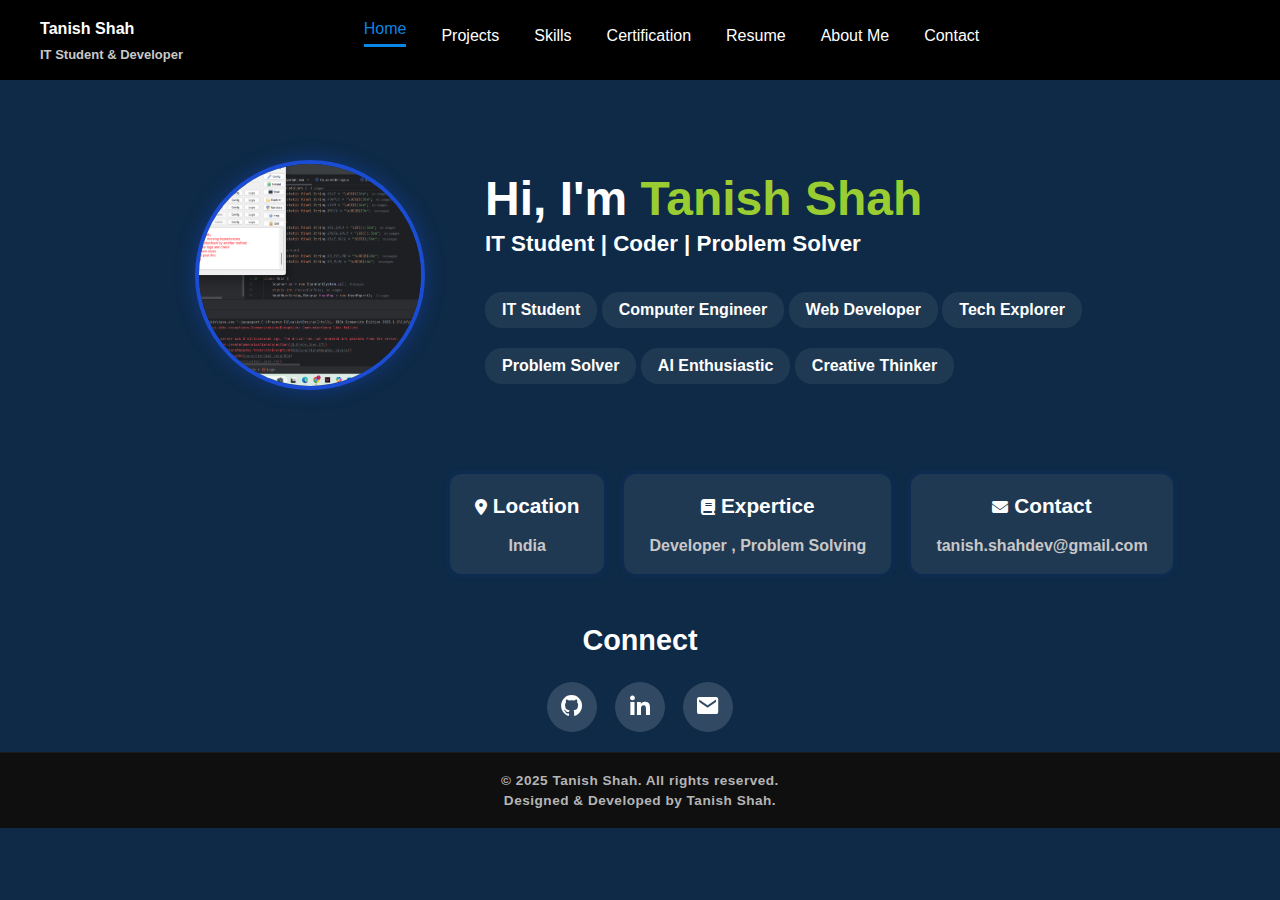
<file: index.html>
<!DOCTYPE html>
<html lang="en">
<head>
  <meta charset="UTF-8">
  <meta name="viewport" content="width=device-width, initial-scale=1.0">
  <title>Portfolio</title>
  <link rel="stylesheet" href="style.css">
    <link rel="stylesheet" href="https://cdnjs.cloudflare.com/ajax/libs/font-awesome/6.4.0/css/all.min.css">
    <link href="https://unpkg.com/boxicons@2.1.4/css/boxicons.min.css" rel="stylesheet">

</head>
<body>

  <nav class="navbar">
    <div class="logo">
        <h6>Tanish Shah</h6>
        <p>IT Student & Developer</p>
    </div>

    <ul class="nav-links">
      <li><a href="index.html" class="nav-link active">Home</a></li>
      <li><a href="projects.html" class="nav-link">Projects</a></li>
      <li><a href="skills.html" class="nav-link">Skills</a></li>
      <li><a href="certification.html" class="nav-link">Certification</a></li>
      <li><a href="resume.html" class="nav-link">Resume</a></li>
      <li><a href="about.html" class="nav-link">About Me</a></li>
      <li><a href="contact.html" class="nav-link">Contact</a></li>
    </ul>

    <div class="right"></div>
  </nav>

  <section class="hero" id="home">
  <div class="hero-content">

    <!-- Left: Image -->
    <div class="hero-img">
      <img src="photo.png" alt="Profile Photo">
    </div>

    <!-- Right: Text -->
    <div class="hero-text">
      <h1 class="hero-name">Hi, I'm <span>Tanish Shah</span></h1>
      <!-- Flashy Animated Line -->
      <div class="flash-line"><h2 class="hero-role">IT Student | Coder | Problem Solver</h2></div>

      <div class = "buttons">
        <li>IT Student</li>
        <li>Computer Engineer</li>
        <li>Web Developer</li>
        <li>Tech Explorer</li>
        <li>Problem Solver</li>
        <li>AI Enthusiastic</li>
        <li>Creative Thinker</li>
      </div>

    </div>
  </div>
</section>

    <div class="hero-box">
            <!-- <div class="location"><i class="fa-solid fa-location-dot"></i> Location
            <p>Ahmedabad,Gujarat,India</p></div>
            <div class="expertice"> <i class="fa-solid fa-book"></i> Expertice
                <p>Developer , Problem Solving</p>
            </div>
            <div class="mail"> <i class="fa-solid fa-envelopes-bulk"></i> Contact
                <p>tanishshah1808@gmail.com</p>
            </div> -->
            <li><i class="fa-solid fa-location-dot"></i> Location
                <p>India</p></li>
            <li> <i class="fa-solid fa-book"></i> Expertice
                <p>Developer , Problem Solving</p>
            </li>
            <li> <i class="fa-solid fa-envelope"></i> Contact
                <p>tanish.shahdev@gmail.com</p>
            </li>
        </div>

        <p id="connect">Connect</p>
        <div class="social-icons">
        <a href="https://github.com/Tanish1808" target="_blank"><i class='bx bxl-github'></i></a>
        <a href="https://www.linkedin.com/in/tanish-shah-703489349/" target="_blank"><i class='bx bxl-linkedin'></i></a>
        <a href="https://mail.google.com/mail/?view=cm&fs=1&to=tanish.shahdev@gmail.com"target="_blank"><i class='bx bxs-envelope'></i></a>
        </div>
        <div class="footer">
          <p>© 2025 Tanish Shah. All rights reserved.</p>
          <span>Designed & Developed by Tanish Shah.</span>
        </div>

        <button id="backToTop" aria-label="Back to top">
          ↑
        </button>

  <script src="script.js"></script>
</body>
</html>
</file>
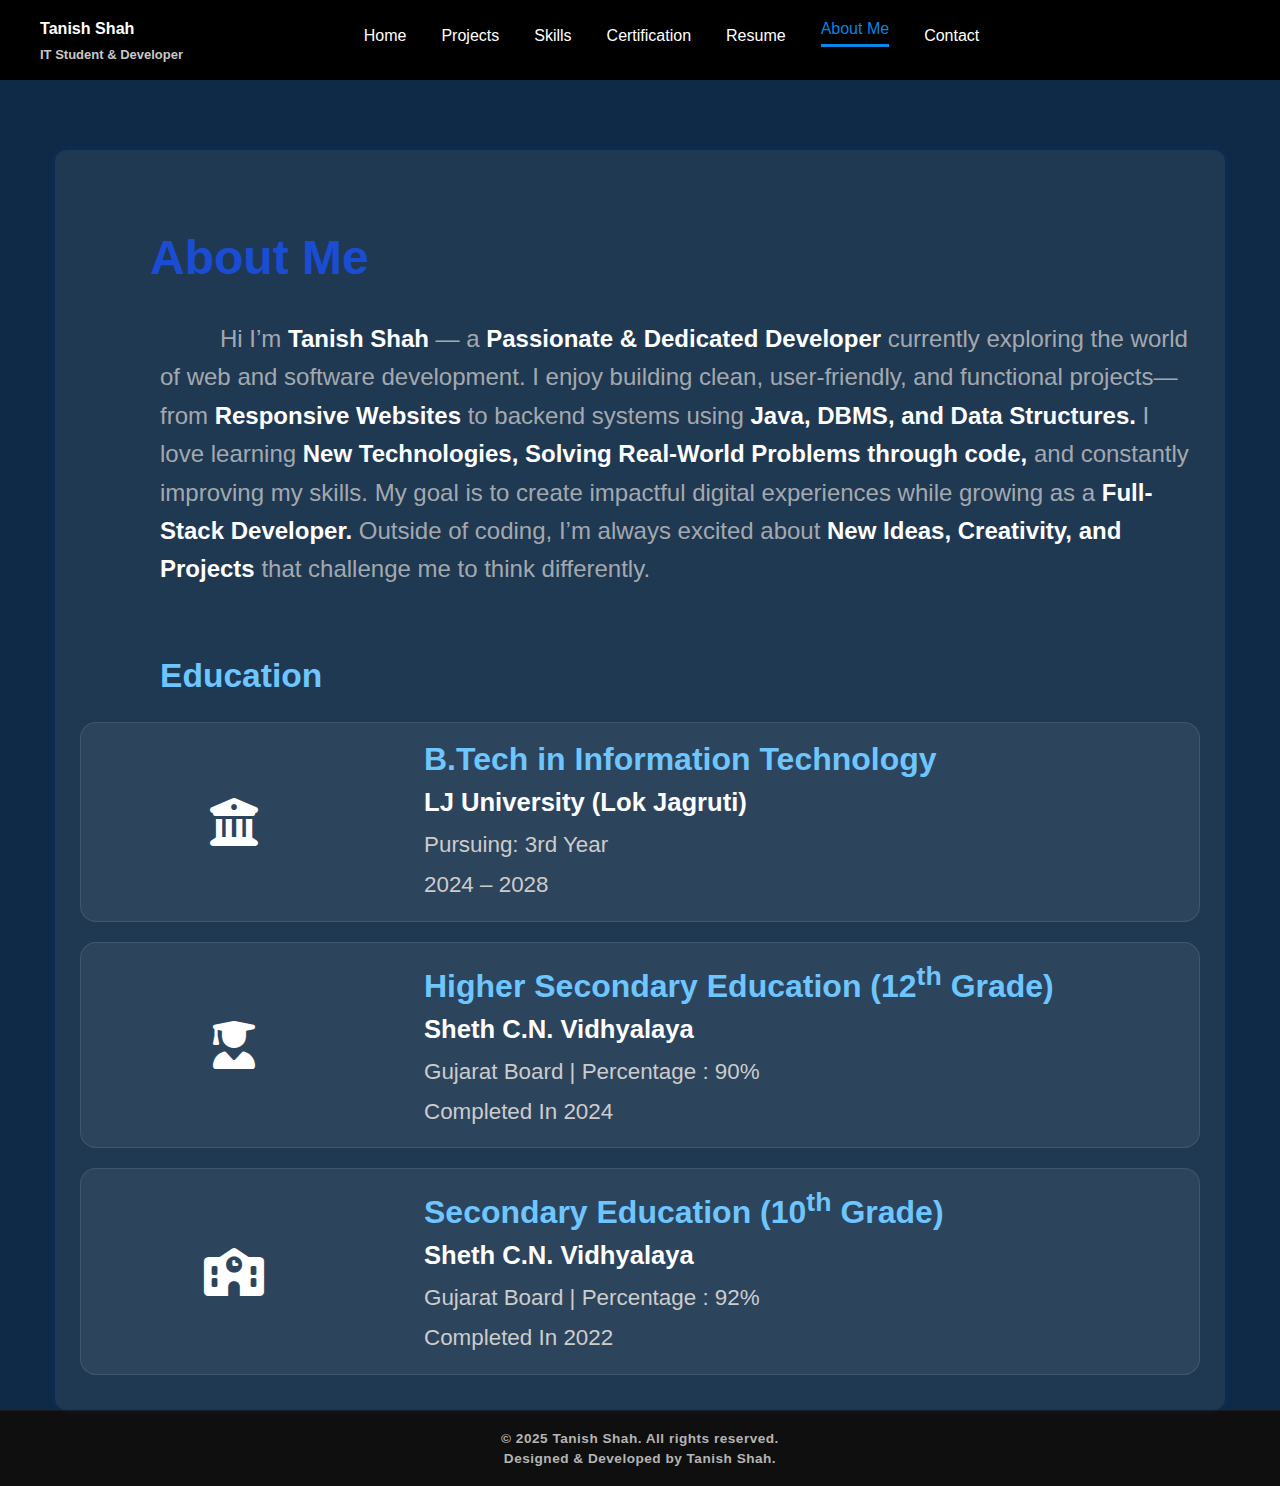
<file: about.html>
<!DOCTYPE html>
<html lang="en">
<head>
    <meta charset="UTF-8">
    <meta name="viewport" content="width=device-width, initial-scale=1.0">
    <title>Document</title>
    <link rel="stylesheet" href="style.css">
    <link rel="stylesheet" href="about.css">
    <link rel="stylesheet" href="https://cdnjs.cloudflare.com/ajax/libs/font-awesome/6.4.0/css/all.min.css">
    <link href="https://unpkg.com/boxicons@2.1.4/css/boxicons.min.css" rel="stylesheet">
</head>
<body>
    <nav class="navbar">
    <div class="logo">
        <h6>Tanish Shah</h6>
        <p>IT Student & Developer</p>
    </div>

    <ul class="nav-links">
      <li><a href="index.html" class="nav-link active">Home</a></li>
      <li><a href="projects.html" class="nav-link">Projects</a></li>
      <li><a href="skills.html" class="nav-link">Skills</a></li>
      <li><a href="certification.html" class="nav-link">Certification</a></li>
      <li><a href="resume.html" class="nav-link">Resume</a></li>
      <li><a href="about.html" class="nav-link">About Me</a></li>
      <li><a href="contact.html" class="nav-link">Contact</a></li>
    </ul>

    <div class="right"></div>
  </nav>
      <div class="about-me"><h2>About Me</h2>
        <p>Hi I’m <span>Tanish Shah</span> ― a <span>Passionate & Dedicated Developer</span> currently exploring the world of web and software development. 
          I enjoy building clean, user-friendly, and functional projects—from <span>Responsive Websites</span> to 
          backend systems using <span>Java, DBMS, and Data Structures.</span> I love learning 
          <span>New Technologies, Solving Real-World Problems through code,</span> and constantly improving my skills. My goal is to create impactful 
          digital experiences while growing as a <span>Full-Stack Developer.</span> Outside of coding, I’m always excited about 
          <span>New Ideas, Creativity, and Projects</span> that challenge me to think differently.</p>

          <h5>Education</h5>
                <!-- <div class="education">
                  <p class="icon"><i class="fa-solid fa-university"></i></p>
                  <p class="course">B.Tech in Information Technology<p>
                  <p class="uni">LJ University (Lok Jagruti)<p>
                  <p>3rd Year (Persuing)<p>
                  <p>2024-2028</p>
                </div> -->

                <div class="edu-card">
    <div class="edu-logo">
        <i class="fa-solid fa-university"></i>
    </div>

    <div class="edu-info">
        <div class="college">
          <h3 class="course">B.Tech in Information Technology</h3>
        <p class="university">LJ University (Lok Jagruti)</p>
        <p class="year">Pursuing: 3rd Year</p>
        <p class="duration">2024 – 2028</p>
        </div>
    </div>
    </div>
    <div class="edu-card">
      <div class="edu-logo">
        <i class="fa-solid fa-user-graduate"></i>
    </div>
    <div class="edu-info">
          <h3 class="course">Higher Secondary Education (12<sup>th</sup> Grade)</h3>
        <p class="university">Sheth C.N. Vidhyalaya</p>
        <p class="year">Gujarat Board | Percentage : 90%</p>
        <p class="duration">Completed In 2024</p>
        </div>
        </div>

        <div class="edu-card">
      <div class="edu-logo">
        <i class="fa-solid fa-school"></i>
    </div>
    <div class="edu-info">
          <h3 class="course">Secondary Education (10<sup>th</sup> Grade)</h3>
        <p class="university">Sheth C.N. Vidhyalaya</p>
        <p class="year">Gujarat Board | Percentage : 92%</p>
        <p class="duration">Completed In 2022</p>
        </div>
        </div>
</div>

      </div>

      <div class="footer">
          <p>© 2025 Tanish Shah. All rights reserved.</p>
          <span>Designed & Developed by Tanish Shah.</span>
        </div>

        <button id="backToTop" aria-label="Back to top">
          ↑
        </button>
    <script src="script.js"></script>
</body>
</html>
</file>
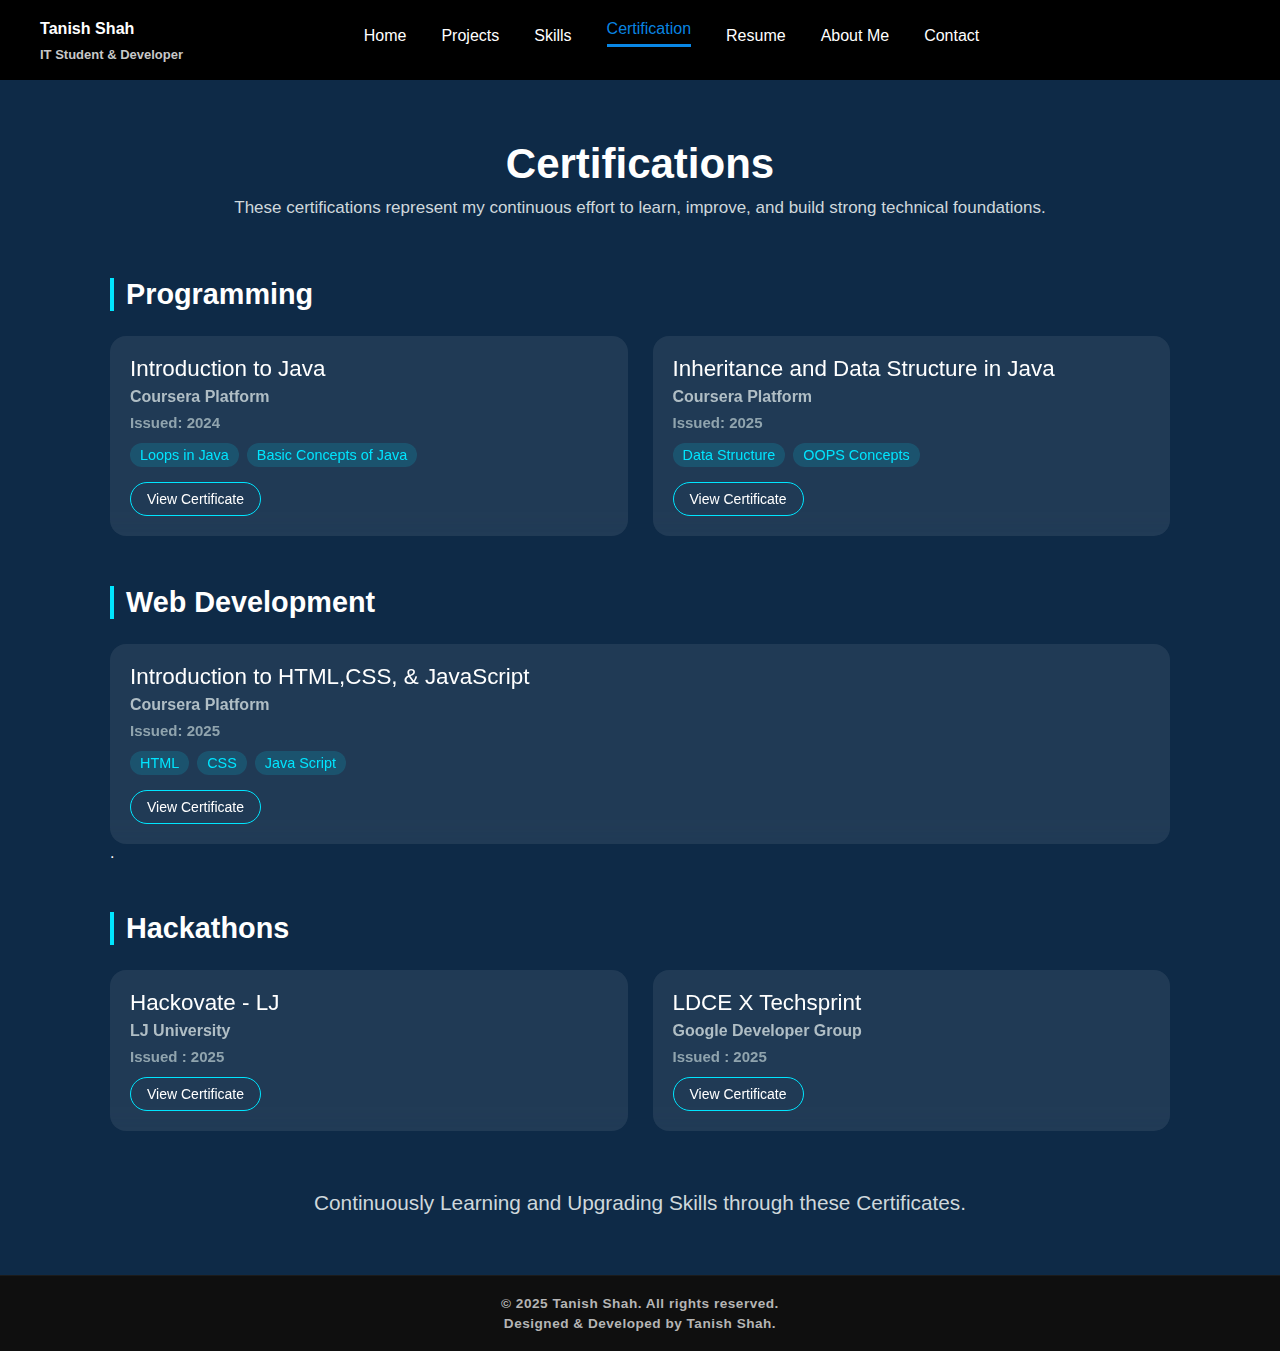
<file: certification.html>
<!DOCTYPE html>
<html lang="en">
<head>
    <meta charset="UTF-8">
    <meta name="viewport" content="width=device-width, initial-scale=1.0">
    <title>Document</title>
    <link rel="stylesheet" href="style.css">
    <link rel="stylesheet" href="certification.css">
    <link rel="stylesheet" href="https://cdnjs.cloudflare.com/ajax/libs/font-awesome/6.4.0/css/all.min.css">
    <link href="https://unpkg.com/boxicons@2.1.4/css/boxicons.min.css" rel="stylesheet">
</head>
<body>
    <nav class="navbar">
    <div class="logo">
        <h6>Tanish Shah</h6>
        <p>IT Student & Developer</p>
    </div>

    <ul class="nav-links">
      <li><a href="index.html" class="nav-link active">Home</a></li>
      <li><a href="projects.html" class="nav-link">Projects</a></li>
      <li><a href="skills.html" class="nav-link">Skills</a></li>
      <li><a href="certification.html" class="nav-link">Certification</a></li>
      <li><a href="resume.html" class="nav-link">Resume</a></li>
      <li><a href="about.html" class="nav-link">About Me</a></li>
      <li><a href="contact.html" class="nav-link">Contact</a></li>
    </ul>

        <div class="right"></div>
  </nav>

    <div class="container">

    <!-- Page Header -->
    <div class="page-header">
      <h1>Certifications</h1>
      <p>These certifications represent my continuous effort to learn, improve, and build strong technical foundations.</p>
    </div>

    <!-- Programming -->
    <div class="category">
      <h2>Programming</h2>
      <div class="cert-grid">

        <div class="cert-card">
          <h3>Introduction to Java</h3>
          <div class="issuer">Coursera Platform</div>
          <div class="date">Issued: 2024</div>
          <div class="tags">
            <span class="tag">Loops in Java</span>
            <span class="tag">Basic Concepts of Java</span>
          </div>
          <a href="assets/Coursera Introduction To Java Certificate.pdf" class="view-btn" target="_blank">View Certificate</a>
        </div>

            <div class="cert-card">
          <h3>Inheritance and Data Structure in Java</h3>
          <div class="issuer">Coursera Platform</div>
          <div class="date">Issued: 2025</div>
          <div class="tags">
            <span class="tag">Data Structure</span>
            <span class="tag">OOPS Concepts</span>
          </div>
          <a href="assets/Inheritance and Data Structure in Java.pdf" class="view-btn" target="_blank">View Certificate</a>
        </div>
      </div>
    </div>

    <!-- Web Development -->
    <div class="category">
      <h2>Web Development</h2>
      <div class="cert-grid">

        <div class="cert-card">
          <h3>Introduction to HTML,CSS, & JavaScript</h3>
          <div class="issuer">Coursera Platform</div>
          <div class="date">Issued: 2025</div>
          <div class="tags">
            <span class="tag">HTML</span>
            <span class="tag">CSS</span>
            <span class="tag">Java Script</span>
          </div>
          <a href="assets/Introduction to HTML, CSS, & JavaScript.pdf" class="view-btn" target="_blank">View Certificate</a>
        </div>
      </div>.
    </div>

    <!-- Hackathons -->
    <div class="category">
      <h2>Hackathons</h2>
      <div class="cert-grid">
        <div class="cert-card">
          <h3>Hackovate - LJ</h3>
          <div class="issuer">LJ University</div>
          <div class="date">Issued : 2025</div>
          <a href="#" class="view-btn" target="_blank">View Certificate</a>
        </div>

        <div class="cert-card">
          <h3>LDCE X Techsprint</h3>
          <div class="issuer">Google Developer Group</div>
          <div class="date">Issued : 2025</div>
          <a href="assets/LDCE X TechSprint_Participation.pdf" class="view-btn" target="_blank">View Certificate</a>
        </div>
      </div>
    </div>

    <!-- Footer -->
    <div class="footer-note">
      Continuously Learning and Upgrading Skills through these Certificates.
    </div>

  </div>  


    <footer class="footer">
          <p>© 2025 Tanish Shah. All rights reserved.</p>
          <span>Designed & Developed by Tanish Shah.</span>
    </footer>

        <button id="backToTop" aria-label="Back to top">
          ↑
        </button>

    <script src="script.js"></script>
</body>
</html>
</file>
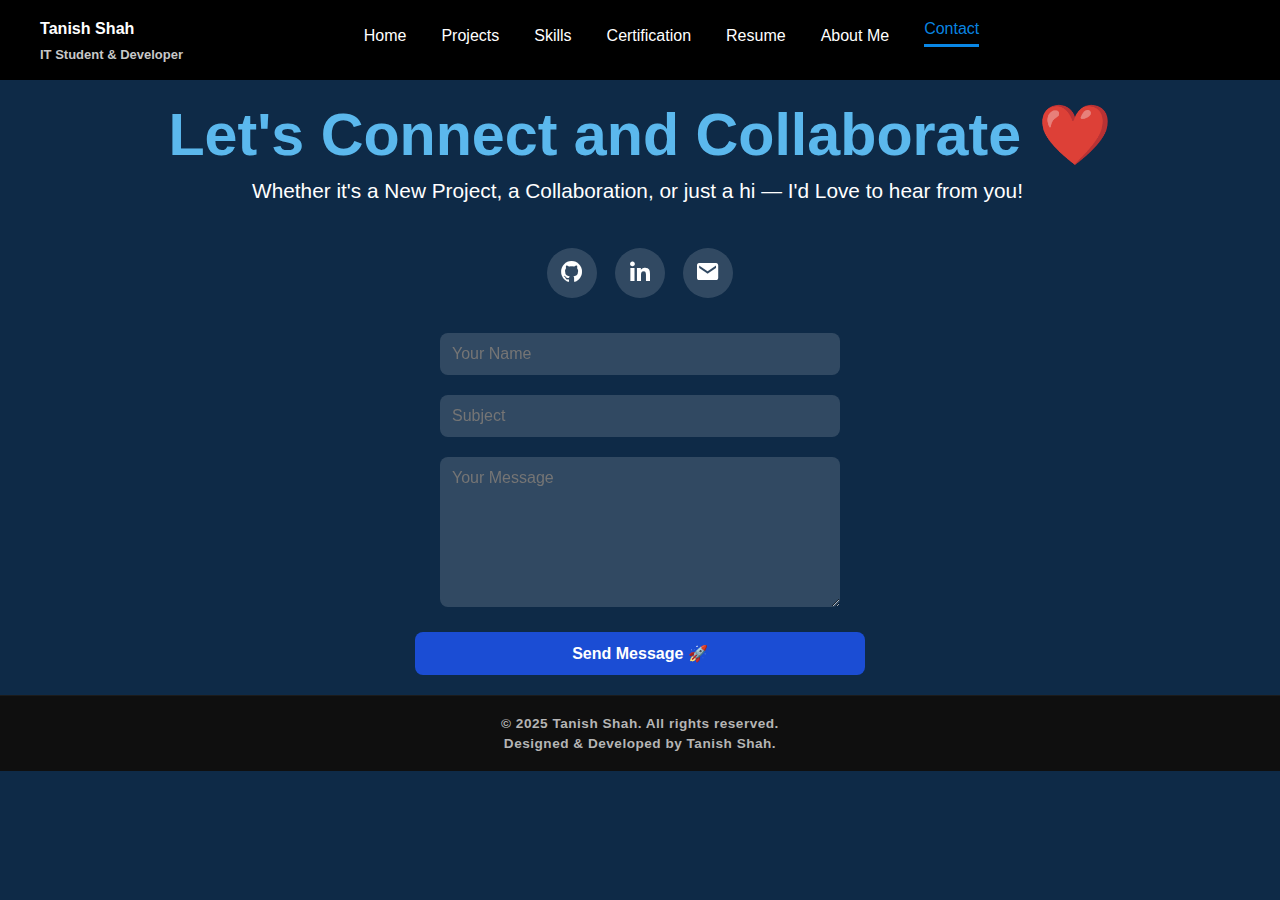
<file: contact.html>
<!DOCTYPE html>
<html lang="en">
<head>
    <meta charset="UTF-8">
    <meta name="viewport" content="width=device-width, initial-scale=1.0">
    <title>Document</title>
    <link rel="stylesheet" href="style.css">
    <link rel="stylesheet" href="contact.css">
    <link rel="stylesheet" href="https://cdnjs.cloudflare.com/ajax/libs/font-awesome/6.4.0/css/all.min.css">
    <link href="https://unpkg.com/boxicons@2.1.4/css/boxicons.min.css" rel="stylesheet">
</head>
<body>
    <nav class="navbar">
    <div class="logo">
        <h6>Tanish Shah</h6>
        <p>IT Student & Developer</p>
    </div>

    <ul class="nav-links">
      <li><a href="index.html" class="nav-link active">Home</a></li>
      <li><a href="projects.html" class="nav-link">Projects</a></li>
      <li><a href="skills.html" class="nav-link">Skills</a></li>
      <li><a href="certification.html" class="nav-link">Certification</a></li>
      <li><a href="resume.html" class="nav-link">Resume</a></li>
      <li><a href="about.html" class="nav-link">About Me</a></li>
      <li><a href="contact.html" class="nav-link">Contact</a></li>
    </ul>

    <div class="right"></div>

  </nav>
    <h2>Let's Connect and Collaborate ❤️</h2>
    <p class="greetings">Whether it's a New Project, a Collaboration, or just a hi ― I'd Love to hear from you!</p>

    <div class="social-icons">
        <a href="https://github.com/Tanish1808" target="_blank"><i class='bx bxl-github'></i></a>
        <a href="https://www.linkedin.com/in/tanish-shah-703489349/" target="_blank"><i class='bx bxl-linkedin'></i></a>
        <a href="https://mail.google.com/mail/?view=cm&fs=1&to=tanishshah1808@gmail.com"target="_blank"><i class='bx bxs-envelope'></i></a>
</div>

    <div class="contact">
        <input type="text" name="name" id="name" placeholder="Your Name">
        <input type="text" name="subject" id="subject" placeholder="Subject">
        <textarea name="message" id="message" cols="10" rows="7" placeholder="Your Message"></textarea>
        <button type="submit">Send Message 🚀</button>
    </div>

    <div class="footer">
          <p>© 2025 Tanish Shah. All rights reserved.</p>
          <span>Designed & Developed by Tanish Shah.</span>
        </div>

        <button id="backToTop" aria-label="Back to top">
          ↑
        </button>
    <script src="script.js"></script>
</body>
</html>
</file>
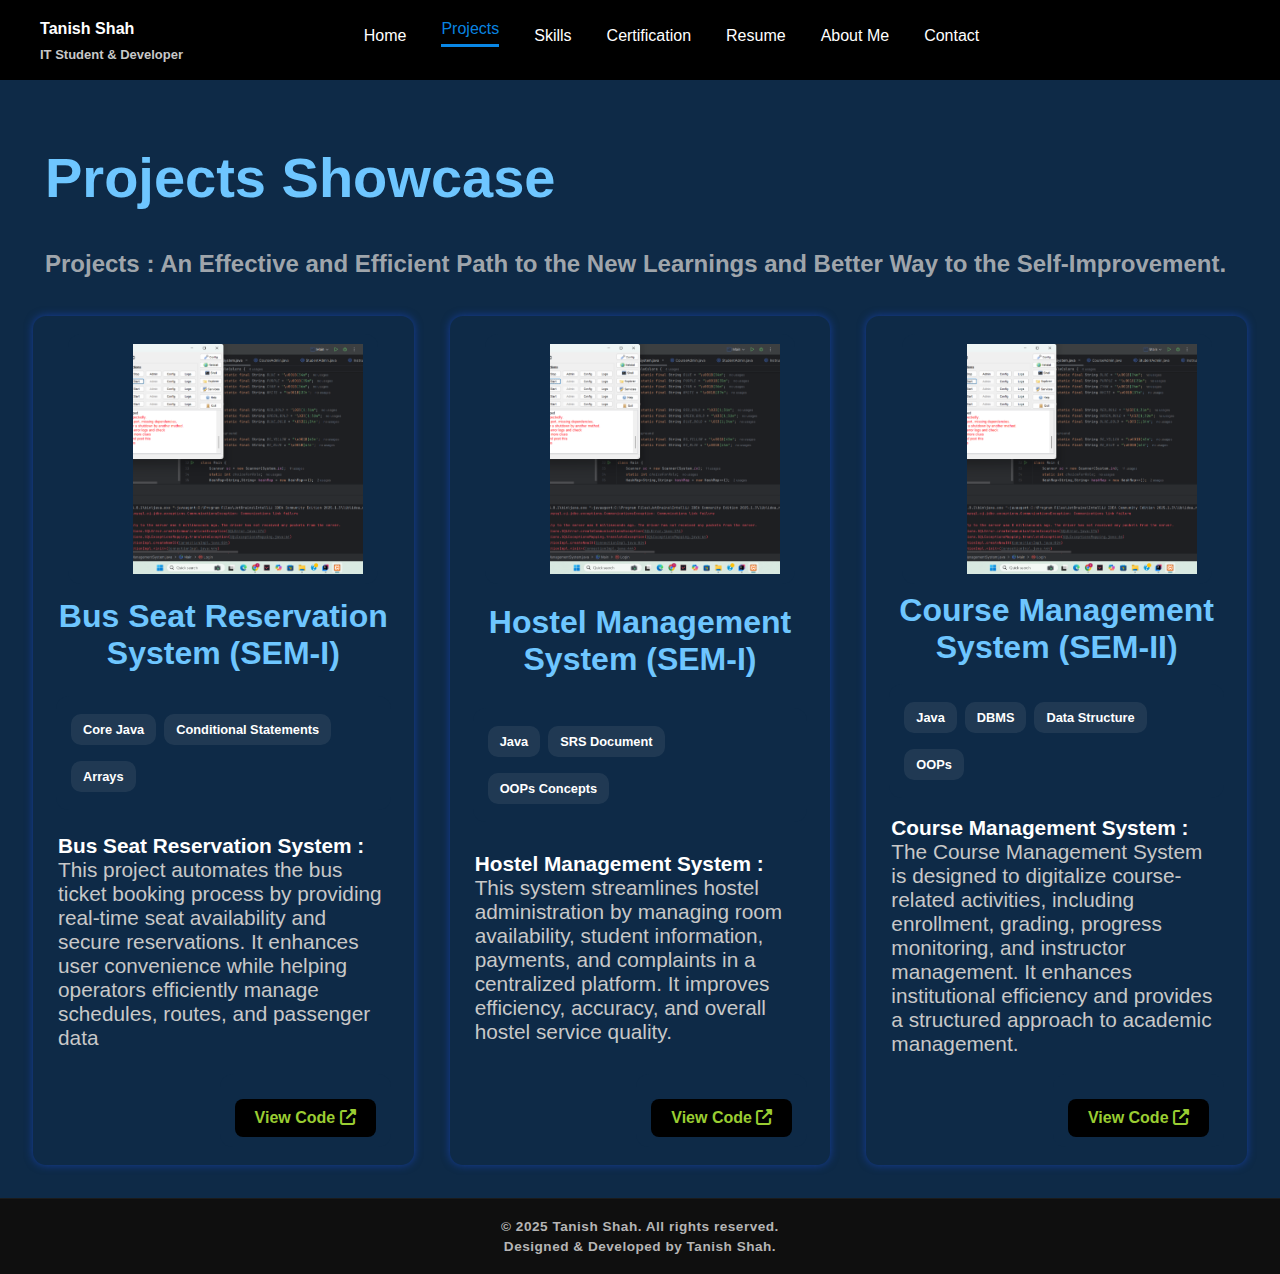
<file: projects.html>
<!DOCTYPE html>
<html lang="en">
<head>
    <meta charset="UTF-8">
    <meta name="viewport" content="width=device-width, initial-scale=1.0">
    <title>Document</title>
    <link rel="stylesheet" href="style.css">
    <link rel="stylesheet" href="projects.css">
    <link rel="stylesheet" href="https://cdnjs.cloudflare.com/ajax/libs/font-awesome/6.4.0/css/all.min.css">
    <link href="https://unpkg.com/boxicons@2.1.4/css/boxicons.min.css" rel="stylesheet">
</head>
<body>
    <nav class="navbar">
    <div class="logo">
        <h6>Tanish Shah</h6>
        <p>IT Student & Developer</p>
    </div>

    <ul class="nav-links">
      <li><a href="index.html" class="nav-link active">Home</a></li>
      <li><a href="projects.html" class="nav-link">Projects</a></li>
      <li><a href="skills.html" class="nav-link">Skills</a></li>
      <li><a href="certification.html" class="nav-link">Certification</a></li>
      <li><a href="resume.html" class="nav-link">Resume</a></li>
      <li><a href="about.html" class="nav-link">About Me</a></li>
      <li><a href="contact.html" class="nav-link">Contact</a></li>
    </ul>

    <div class="right"></div>
  </nav>
          <h2 class="main">Projects Showcase</h2>
        <p class="speech">Projects : An Effective and Efficient Path to the New Learnings and Better Way to the Self-Improvement.</p>
      <div class="projects-card">
          <div class="project">
            <div class="project-logo">
        <img src="photo.png" alt="Bus Seat Reservation System Logo">
    </div>
          <h3>Bus Seat Reservation System (SEM-I)</h3>
          <div class="skills"><li>Core Java</li><li>Conditional Statements</li><li>Arrays</li></div>
          <p>
            <span>Bus Seat Reservation System : </span>This project automates the bus ticket booking process by providing real-time seat availability and secure reservations. 
            It enhances user convenience while helping operators efficiently manage schedules, routes, and passenger data
          </p>
          <div class="btn"><a href="https://github.com/Tanish1808/Bus_Management_System/blob/main/src/BusSeatReservationSystem.java" target="_blank">View Code <i class="fas fa-external-link-alt"></i>
</a></div>
        </div>

        <div class="project">
          <div class="project-logo">
        <img src="photo.png" alt="Hostel Management System Logo">
    </div>
          <h3>Hostel Management System (SEM-I)</h3>
          <div class="skills"><li>Java</li><li>SRS Document</li> <li>OOPs Concepts</li></div>
          <p><span>Hostel Management System : </span>This system streamlines hostel administration by managing room availability, 
            student information, payments, and complaints in a centralized platform. 
            It improves efficiency, accuracy, and overall hostel service quality.</p>
            <div class="btn"><a href="https://github.com/Tanish1808/Hostel_Management_System/blob/main/src/HostelManagementSystem.java" target="_blank">View Code <i class="fas fa-external-link-alt"></i>
</a></div>
        </div>

        <div class="project">
          <div class="project-logo">
            <img src="photo.png" alt="Course Management System Logo">
    </div>
          <h3>Course Management System (SEM-II)</h3>
          <div class="skills"><li>Java</li><li>DBMS</li><li>Data Structure</li><li>OOPs</li></div>
          <p><span>Course Management System : </span>The Course Management System is designed to digitalize course-related 
            activities, including enrollment, grading, progress 
            monitoring, and instructor management. It enhances institutional efficiency and provides a structured approach 
            to academic management.</p>
            <div class="btn"><a href="https://github.com/Tanish1808/Course_Management_System/tree/main/src" target="_blank">View Code <i class="fas fa-external-link-alt"></i>
</a></div>
        </div>
      </div>

      <div class="footer">
          <p>© 2025 Tanish Shah. All rights reserved.</p>
          <span>Designed & Developed by Tanish Shah.</span>
        </div>

        <button id="backToTop" aria-label="Back to top">
          ↑
        </button>
      <script src="script.js"></script>
</body>
</html>
</file>
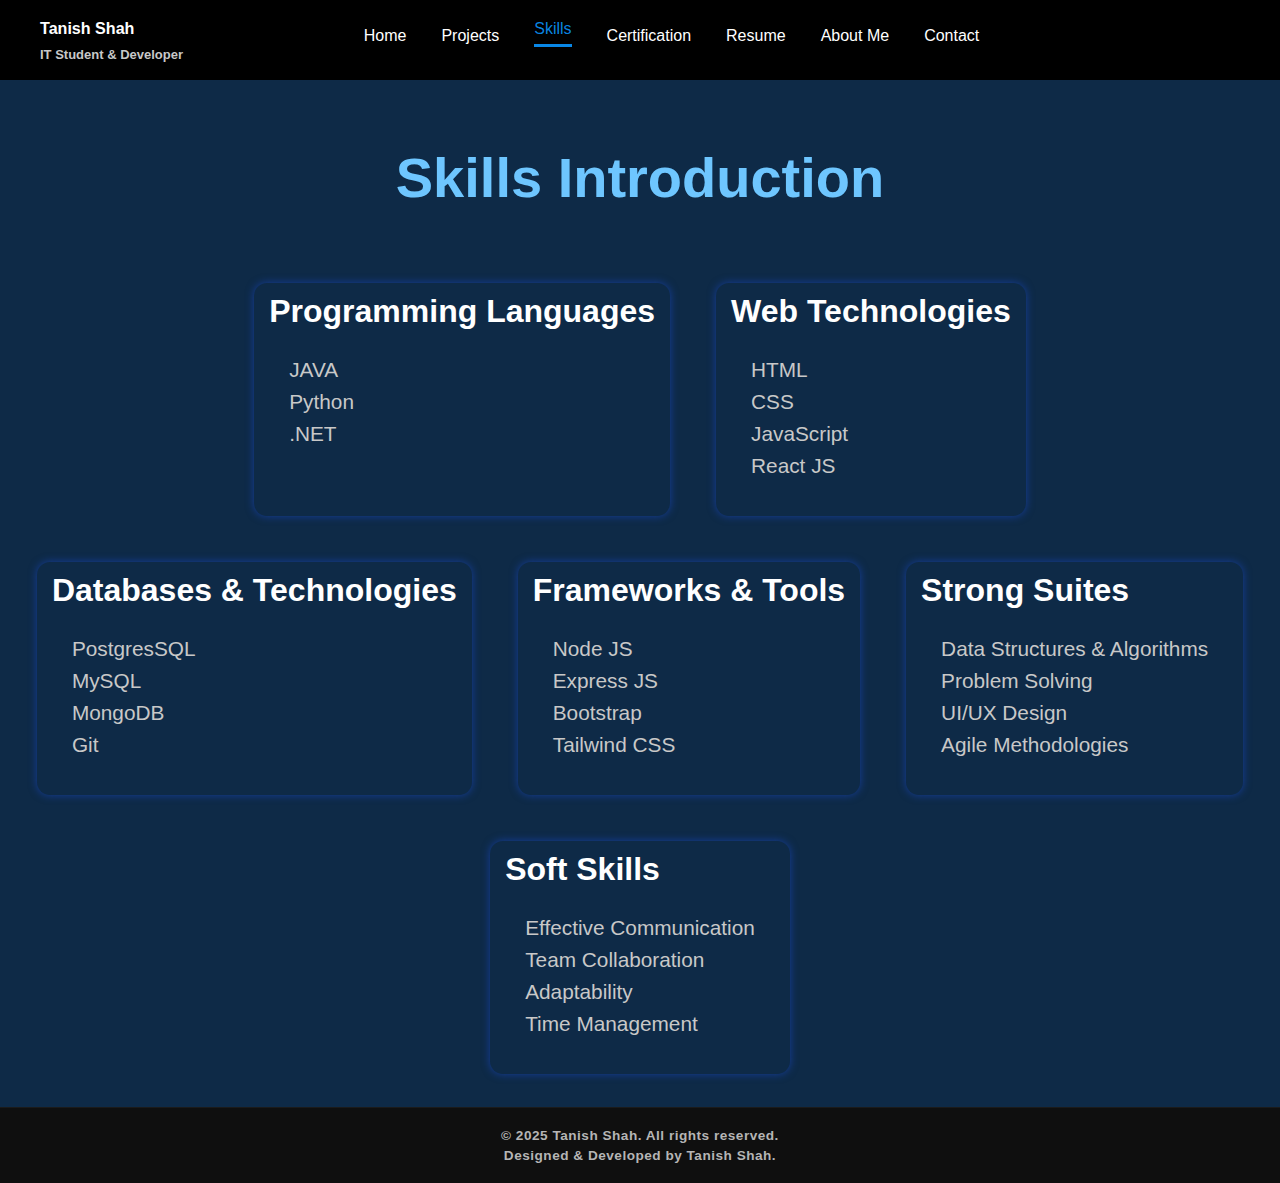
<file: skills.html>
<!DOCTYPE html>
<html lang="en">
<head>
    <meta charset="UTF-8">
    <meta name="viewport" content="width=device-width, initial-scale=1.0">
    <title>Document</title>
    <link rel="stylesheet" href="style.css">
    <link rel="stylesheet" href="skills.css">
    <link rel="stylesheet" href="https://cdnjs.cloudflare.com/ajax/libs/font-awesome/6.4.0/css/all.min.css">
    <link href="https://unpkg.com/boxicons@2.1.4/css/boxicons.min.css" rel="stylesheet">
</head>
<body>
    <nav class="navbar">
    <div class="logo">
        <h6>Tanish Shah</h6>
        <p>IT Student & Developer</p>
    </div>

    <ul class="nav-links">
      <li><a href="index.html" class="nav-link active">Home</a></li>
      <li><a href="projects.html" class="nav-link">Projects</a></li>
      <li><a href="skills.html" class="nav-link">Skills</a></li>
      <li><a href="certification.html" class="nav-link">Certification</a></li>      
      <li><a href="resume.html" class="nav-link">Resume</a></li>
      <li><a href="about.html" class="nav-link">About Me</a></li>
      <li><a href="contact.html" class="nav-link">Contact</a></li>
    </ul>

    <div class="right"></div>
  </nav>
   <h3 class="main">Skills Introduction</h3>
     <div class="skills-card">
      <div class="lan">
        <h2>Programming Languages</h2>
        <ul>
          <li>JAVA</li>
          <li>Python</li>
          <li>.NET</li>
        </ul>
      </div>  

      <div class="web">
        <h2>Web Technologies</h2>
        <ul>
          <li>HTML</li>
          <li>CSS</li>
          <li>JavaScript</li>
          <li>React JS</li>
        </ul>
      </div>

      <div class="db">
        <h2>Databases & Technologies</h2>
        <ul>
          <li>PostgresSQL</li>
          <li>MySQL</li>
          <li>MongoDB</li>
          <li>Git</li>
        </ul>
      </div>

      <div class="tools">
        <h2>Frameworks & Tools</h2>
        <ul>
          <li>Node JS</li>
          <li>Express JS</li>
          <li>Bootstrap</li>
          <li>Tailwind CSS</li>
        </ul>
      </div>

      <div class="others">
          <h2>Strong Suites</h2>
          <ul>
            <li>Data Structures & Algorithms</li>
            <li>Problem Solving</li>
            <li>UI/UX Design</li>
            <li>Agile Methodologies</li>
          </ul>
      </div>

      <div class="softskills">
        <h2>Soft Skills</h2>
        <ul>
          <li>Effective Communication</li>
          <li>Team Collaboration</li>
          <li>Adaptability</li>
          <li>Time Management</li>
        </ul>
      </div>
     </div>

     <div class="footer">
          <p>© 2025 Tanish Shah. All rights reserved.</p>
          <span>Designed & Developed by Tanish Shah.</span>
        </div>

        <button id="backToTop" aria-label="Back to top">
          ↑
        </button>
      <script src="script.js"></script>
</body>
</html>
</file>
<file: style.css>
*{
    margin: 0;
    padding: 0;
    box-sizing: border-box;
    font-family: 'Poppins', sans-serif;
}

/* Navbar Container */
.navbar {
  display: flex;
  justify-content: space-between;
  align-items: center;
  height: 80px;
  padding: 0 40px;
  background: black; /* Blue navbar */
}

.logo p{
    font-size: 13px;
    margin-top: 9px;
    color: rgb(200, 200, 200);
}

/* Logo */
.logo {
  font-size: 1.5rem;
  font-weight: 700;
  color: #ffffff;
}

/* Links Align Center */
.nav-links {
  display: flex;
  gap: 35px;
  list-style: none;
  margin: 0;
  padding: 0;
}

/* Links */
.nav-link {
  display: inline-block;
  text-decoration: none;
  color: #ffffff;
  padding-bottom: 6px; /* spacing above underline */
  border-bottom: 3px solid transparent;
  font-size: 1rem;
  font-weight: 500;
  transition: 0.3s ease;
}

/* Hover Effect */
.nav-link:hover {
  color: #6EC6FF;
}

/* Active / Selected Link */
/* .nav-link.active {
  color: rgb(10, 150, 255,0.9);
  border-bottom: 3px solid rgb(10, 150, 255,0.9);
  box-shadow: 0 0 18px rgba(27, 77, 212, 0.5);
  transform: translateY(-7px);
  
} */

/* Right Section (for balance) */
.right {
  width: 80px;
}

body{
    background-color: #0E2A47;
    color: white;
}

.hero-section{
    display: flex;
    flex-direction: column;
    justify-content: center;
    align-items: center;
    height: 90vh;
    text-align: center;
}

.photo{
    border-radius: 50%;
    width: 200px;
    height: 200px;
    background-size : cover;
    margin-bottom: 20px;   
}
 

/* HERO SECTION */
.hero {
  padding: 80px;
  display: flex;
  justify-content: center;
  align-items: center;
  height: fit-content;
}

.hero-content {
  display: flex;
  align-items: center;
  gap: 60px;
  flex-wrap: wrap;
}

/* Profile Image */
.hero-img img {
  width: 230px;
  height: 230px;
  object-fit: cover;
  border-radius: 50%;
  border: 4px solid #1B4DD4;
  box-shadow: 0px 0px 20px rgba(27, 77, 212, 0.4);
}

/* Text Area */
.hero-text {
  max-width: 600px;
}

.greeting {
  font-size: 1.2rem;
  opacity: 0.9;
  margin-bottom: 5px;
}

.hero-name {
  font-size: 3rem;
  font-weight: 700;
  margin: 0;
}

.hero-name span {
  color: yellowgreen;
}

.hero-role {
  font-size: 1.4rem;
  margin: 5px 0 15px 0;
}

.hero-skills {
  font-size: 1rem;
  opacity: 0.85;
  margin-bottom: 20px;
}

/* Flashy Moving Line */
.flash-line {
 font-size: 32px;
  font-weight: 700;
  white-space: nowrap;
  overflow: hidden;
  animation-name: typing;
  animation-duration: 4s;
  animation-timing-function: steps(90);
  animation-iteration-count: infinite;
}

@keyframes typing {
  from { width: 0; }
  to { width: 100%; }
}

@keyframes blink {
  50% { border-color: transparent; }
}


/* Info Card */
.hero-card {
  background: rgba(255, 255, 255, 0.15);
  border: 1px solid rgba(255, 255, 255, 0.2);
  padding: 15px 20px;
  border-radius: 16px;
  backdrop-filter: blur(10px);
  -webkit-backdrop-filter: blur(10px);
  width: 100%;
  max-width: 400px;
  color: white;
  line-height: 1.5;
}

.buttons li{
    display: inline-block;
    padding: 9px 17px;
    margin-top: 20px;
    margin-right: 0px;
    background: rgb(200, 200, 200,0.1);
    color: #ffffff;
    text-decoration: none;
    border-radius: 17px;
    font-weight: 600;
    transition: background 0.3s ease;
}


/* 3 Rounded Boxes Container */
.hero-box{
  display: inline-flex;
  gap: 20px;
  /* margin-bottom: 15px; */
  flex-wrap: wrap;
  /* margin: 20px; */
  margin-left: 450px;
  height: 100px;
}

.hero-box li{
  list-style: none;
  background: rgb(200, 200, 200,0.1);
  color: white;
  padding: 15px 25px;
  border-radius: 12px;
  text-align: center;
  box-shadow: 0 0 8px rgba(27, 77, 212, 0.2);
  display: inline-block;
  justify-content: center;
  font-size: 1.3rem;
  font-weight: 600;
  padding-top: 20px;
  gap: 20px;
}

/* Icon Inside Box */
.hero-box i {
  font-size: 1rem;
  margin-bottom: 5px;
}

/* Text */
.hero-box p {
  margin: 0;
  font-size: 1rem;
  font-weight: 500;
  margin-top: 17px;
  text-align: center;
  color: rgb(200, 200, 200);
  font-weight: 600;
  gap: 20px;
}

/* Hover Effect */
.hero-box li:hover {
  transform: translateY(-5px);
  box-shadow: 0 0 12px rgba(27, 77, 212, 0.4);
}

/* .hero-socials{
    margin-top: 30px;
    display: inline-flex;
    flex-wrap: wrap;
    gap: 20px;
    margin-left: 610px;
} */

#connect{
    margin-top: 50px;
    font-size: 1.8rem;
    text-align: center;
    color: white;
    font-weight: 600;
}

/* .hero-socials a{
    color: white;
    font-size: 2rem;
    transition: color 0.3s ease;
    display: inline-block;
    margin: 0 15px;
} */

/* Center the icons */
.social-icons {
  display: flex;
  justify-content: center;   /* <-- Centers horizontally */
  gap: 18px;
  margin-top: 25px;
  width: 100%;
  margin-bottom: 20px;
}

/* Glassmorphism icon button */
.social-icons a {
  width: 50px;
  height: 50px;

  display: flex;
  align-items: center;
  justify-content: center;

  background: rgba(255, 255, 255, 0.15);
  border-radius: 50%;
  border: none;      /* <-- No border normally */

  backdrop-filter: blur(12px);
  -webkit-backdrop-filter: blur(12px);

  transition: 0.3s ease;
  text-decoration: none;
}

/* Icon look */
.social-icons i {
  font-size: 1.6rem;
  color: white;
  transition: 0.3s ease;
}

/* Hover: border + glow */
.social-icons a:hover {
  transform: translateY(-6px);
  border: 2px solid #1B4DD4;       /* <-- Border only on hover */
  box-shadow: 0 0 18px rgba(27, 77, 212, 0.5);
  border: 2px solid #000;
}

/* Hover: change icon color */
.social-icons a:hover i {
  color: yellowgreen;
}

.navbar a.active {
  color: rgb(10, 150, 255,0.9);
  border-bottom: 3px solid rgb(10, 150, 255,0.9);
  transform: translateY(-7px);
}

.footer{
  text-align: center;
  background: #0f0f0f;
  color: #b5b5b5;
  padding: 20px 10px;
  font-size: 0.85rem;
  font-weight: 600;
  letter-spacing: 0.5px;
  border-top: 1px solid rgba(255, 255, 255, 0.05);
}

.footer p{
  margin-bottom: 5px;
}

#backToTop {
  position: fixed;
  bottom: 30px;
  right: 30px;
  width: 45px;
  height: 45px;
  border-radius: 50%;
  border: none;
  background-color: pink;
  color: black;
  font-size: 20px;
  cursor: pointer;
  display: none;                 /* hidden initially */
  z-index: 1000;
  box-shadow: 0 8px 20px rgba(0, 0, 0, 0.3);
  transition: transform 0.3s ease, opacity 0.3s ease;
}

#backToTop:hover {
  transform: translateY(-4px);
}
</file>
<file: about.css>
.about-me{
  list-style: none;
  background: rgb(200, 200, 200,0.1);
  color: #ffffff;
  padding: 15px 25px;
  border-radius: 12px;
  box-shadow: 0 0 8px rgba(27, 77, 212, 0.2);
  display: inline-block;
  justify-content: center;
  font-size: 3rem;
  font-weight: 750;
  padding-top: 80px;
  margin-top: 70px;
  margin-left: 55px;
  margin-right: 55px;
  gap: 20px;
}

.about-me h2{
    font-size: 3rem;
    font-weight: 750;
    margin-bottom: 20px;
    padding-left: 70px;
    color: #1B4DD4;
    font-weight: 600;
    opacity: 1;
}

.about-me p{
    font-size: 1.5rem;
    font-weight: normal;
    margin-top: 35px;
    margin-left: 10px;
    margin-right: 10px;
    text-indent: 60px;
    line-height: 1.6;
    padding-left: 70px;
    font-weight: 500;
    color :rgb(200, 200, 200,0.8);
}

.about-me span{
    color: white;
    font-weight: 600;
}


h5{
    font-size: 2.1rem;
    font-weight: 600;
    margin-top: 60px;
    margin-left: 10px;
    margin-right: 10px;
    line-height: 1.6;
    padding-left: 70px;
    font-weight: 700;
    color :#6EC6FF;
}

/* .education{
    list-style: none;
    background: rgb(200, 200, 200,0.1);
    padding: 15px 25px;
    border-radius: 12px;
    box-shadow: 0 0 8px rgba(27, 77, 212, 0.2);
    display: inline-block;
    justify-content: center;
    font-size: 3rem;
    font-weight: 750;
    padding-top: 80px;
    margin-top: 50px;
    margin-left: 55px;
    margin-right: 55px;
    gap: 20px;
    opacity: 1;
    font-weight: 750;
} */

/* .education p{
    font-size: 1.5rem;
    font-weight: normal;
    margin-top: 35px;
    margin-left: 10px;
    margin-right: 10px;
    line-height: 1.6;
    padding-left: 70px;
    font-weight: 400;
    color :rgb(200, 200, 200,0.8);
} */

/* .course{
    font-weight: 600;
    color: #1B4DD4;
    font-size: 4rem;
} */

.edu-card {
    display: flex;
    align-items: center;     /* Vertically center logo */
    gap: 20px;
    background: rgba(255,255,255,0.06);
    padding: 18px;
    border-radius: 16px;
    border: 1px solid rgba(255,255,255,0.1);
    margin-bottom: 20px;
    margin-top: 20px;
}

.edu-logo {
    width: 80px;
    height: 80px;
    display: flex;
    align-items: center;
    justify-content: center;
    margin-left: 85px;
    padding-left: 20px;
}


.edu-info {
    display: flex;
    flex-direction: column;   /* Stack text vertically */
    justify-content: center;
}

.edu-info .course {
    font-size: 2rem;
    font-weight: 600;
    color: #6EC6FF;
    margin-left: 140px;
}

.edu-info .university {
    font-size: 1.6rem;
    font-weight: 700;
    color: white;
}

.edu-info p {
    margin-top: 4px;
    color: #ccc;
    font-size: 1.4rem;
    font-weight: 400;
}

.edu-card:hover {
    background: rgba(255, 255, 255, 0.1);
    box-shadow: 0 0 12px rgba(27, 77, 212, 0.5);
    transform: translateY(-6px);
    transition: 0.3s ease;
}

#backToTop1 {
  position: fixed;
  bottom: 30px;
  right: 30px;
  width: 45px;
  height: 45px;
  border-radius: 50%;
  border: none;
  background-color: pink;
  color: #ffffff;
  font-size: 20px;
  cursor: pointer;
  display: none;                 /* hidden initially */
  z-index: 1000;
  box-shadow: 0 8px 20px rgba(0, 0, 0, 0.3);
  transition: transform 0.3s ease, opacity 0.3s ease;
}

#backToTop1:hover {
  transform: translateY(-4px);
}
</file>
<file: certification.css>
* {
      margin: 0;
      padding: 0;
      box-sizing: border-box;
      font-family: 'Poppins', sans-serif;
    }

    body {
      /* background: linear-gradient(135deg, #0f2027, #203a43, #2c5364); */
      color: #fff;
      min-height: 100vh;
    }

    .container {
      max-width: 1100px;
      margin: auto;
      padding: 60px 20px;
    }

    /* Header */
    .page-header {
      text-align: center;
      margin-bottom: 60px;
    }

    .page-header h1 {
      font-size: 42px;
      font-weight: 600;
    }

    .page-header p {
      margin-top: 10px;
      font-size: 17px;
      color: #cfd8dc;
    }

    /* Category */
    .category {
      margin-bottom: 50px;
    }

    .category h2 {
      font-size: 26px;
      margin-bottom: 25px;
      border-left: 4px solid #00e5ff;
      padding-left: 12px;
      font-size: 1.8rem;
    }

    /* Cards Grid */
    .cert-grid {
      display: grid;
      grid-template-columns: repeat(auto-fit, minmax(280px, 1fr));
      gap: 25px;
    }

    /* Certificate Card */
    .cert-card {
      background: rgba(255, 255, 255, 0.08);
      backdrop-filter: blur(10px);
      border-radius: 16px;
      padding: 20px;
      transition: all 0.3s ease;
      position: relative;
    }

    .cert-card:hover {
      transform: translateY(-6px);
      background: rgba(255, 255, 255, 0.12);
      box-shadow: 0 10px 25px rgba(0, 0, 0, 0.3);
    }

    .cert-card h3 {
      font-size: 1.4rem;
      font-weight: 500;
      margin-bottom: 6px;
    }

    .issuer {
      font-size: 16px;
      color: #b0bec5;
      margin-bottom: 8px;
      font-weight: 600;
    }

    .date {
      font-size: 15px;
      color: #90a4ae;
      margin-bottom: 12px;
      font-weight: 600;
    }

    /* Tags */
    .tags {
      display: flex;
      flex-wrap: wrap;
      gap: 8px;
      margin-bottom: 15px;
    }

    .tag {
      font-size: 12px;
      padding: 4px 10px;
      border-radius: 20px;
      background: rgba(0, 229, 255, 0.15);
      color: #00e5ff;
      font-size: 0.9rem;
    }

    /* Button */
    .view-btn {
      display: inline-block;
      text-decoration: none;
      font-size: 14px;
      padding: 8px 16px;
      border-radius: 25px;
      color: #fff;
      border: 1px solid #00e5ff;
      transition: 0.3s;
    }

    .view-btn:hover {
      background: #00e5ff;
      color: #000;
    }

    /* Footer note */
    .footer-note {
      text-align: center;
      margin-top: 60px;
      font-size : 1.3rem;
      color: #cfd8dc;
    }
</file>
<file: contact.css>
h2{
    color: rgb(100, 200, 255,0.9);
    font-size: 3.7rem;
    text-align: center;
    margin : 10px;
    margin-top: 20px;
    font-weight: 750;
}

.greetings{
    color: white;
    font-size: 1.3rem;
    text-align: center;
    margin: 10px;
    margin-right: 15px;
}

.social-icons {
  display: flex;
  justify-content: center;   /* <-- Centers horizontally */
  gap: 18px;
  margin-top: 45px;
  width: 100%;
}

/* Glassmorphism icon button */
.social-icons a {
  width: 50px;
  height: 50px;

  display: flex;
  align-items: center;
  justify-content: center;

  background: rgba(255, 255, 255, 0.15);
  border-radius: 50%;
  border: none;      /* <-- No border normally */

  backdrop-filter: blur(12px);
  -webkit-backdrop-filter: blur(12px);

  transition: 0.3s ease;
  text-decoration: none;
}

/* Icon look */
.social-icons i {
  font-size: 1.6rem;
  color: white;
  transition: 0.3s ease;
}

/* Hover: border + glow */
.social-icons a:hover {
  transform: translateY(-6px);
  border: 2px solid #1B4DD4;       /* <-- Border only on hover */
  box-shadow: 0 0 18px rgba(27, 77, 212, 0.5);
  border: 2px solid #000;
}

/* Hover: change icon color */
.social-icons a:hover i {
  color: yellowgreen;
}

.contact{
    display: flex;
    flex-direction: column;
    align-items: center;
    margin-top: 25px;
}

.contact input, .contact textarea{
    width: 400px;
    padding: 12px;
    margin: 10px 0;
    border: none;
    border-radius: 8px;
    background: rgba(255, 255, 255, 0.15);
    backdrop-filter: blur(12px);
    -webkit-backdrop-filter: blur(12px);
    color: white;
    font-size: 1rem;
    font-weight: 500;
}

.contact button{
    width: 450px;
    padding: 12px;
    margin-top: 15px;
    border: none;
    border-radius: 8px;
    background-color: #1B4DD4;
    color: white;
    font-size: 1rem;
    font-weight: 700;
    cursor: pointer;
    transition: background-color 0.3s ease;
    margin-bottom: 20px;
}
</file>
<file: projects.css>
.projects-card{
    display: grid;
    grid-template-columns: repeat(auto-fit, minmax(250px, 1fr));
    gap: 20px;  
    padding: 25px;
}

.main{
    margin-left: 45px;
    margin-bottom: 20px;
    font-weight: 700;
    font-size: 3.5rem;
    color: #6EC6FF;    
    margin-top: 65px;
}

.speech{
    font-size: 1.5rem;
    font-weight: normal;
    margin-top: 35px;
    margin-left: 45px;
    margin-right: 10px;
    line-height: 1.6;
    /* padding-left: 70px; */
    font-weight: 500;
    color :rgb(200, 200, 200,0.8);
    font-weight: 600;
}

.project{
    background: #fff;
    padding: 20px;
    border-radius: 15px;
    box-shadow: 0 4px 12px rgba(0,0,0,0.1);
    position: relative;
    height: auto; 
    overflow: visible;
    display: flex;
    transition: transform 0.5s ease, box-shadow 0.5s ease;
    flex-direction: column;
    align-items: center; 
    justify-content: space-between;
}

.project-logo img {
display: flex;
  width: 230px;
  height: 230px;
  object-fit: cover;
    justify-self: center;
  align-items: center;
  margin-left: 50px;
}

.projects-card div{
    background-color: #0E2A47;
    padding: 10px 15px;
    border: 0px solid #1B4DD4;
    border-radius: 13px;
    margin: 8px;
    box-shadow: 0 0 8px rgba(27, 77, 212, 0.6);
    padding: 10px 15px;
}

.project h3{
    margin-bottom: 10px;
    color: #6EC6FF;
    font-size: 2rem;
    font-weight: 600;
    text-align: center;
}

.project p{
    list-style-type: none;
    padding: 10px;
    font-size: 1.3rem;
    font-weight: 500;
    color: rgb(200, 200, 200);
}

.projects-card div:hover {
  transform: translateY(-6px);
  box-shadow: 0 0 12px rgba(27, 77, 212, 0.9);
  border: 2px solid #000;
}

.project span{
    font-weight: 700;
    color: white;
}

/* .project-logo{
   pointer-events: none;
   display: block;
   border: none;
} */

.projects-card .project-logo{
    border: none !important;
    box-shadow: none !important;
}

.skills li{
    margin: 8px 0px;
    list-style: none;
    background: rgb(200, 200, 200,0.1);
    padding: 8px 12px;
    border-radius: 10px;
    color: white;
    font-size: 0.8rem;
    font-weight: 700;
    display: inline-block;
    margin-right: 8px;
    flex-wrap: wrap;
}

.projects-card .skills{
    border: none !important;
    box-shadow: none !important;
}

.skills-li{
    display: flex;
    flex-wrap: wrap;
    gap: 10px;
}

.btn{
    text-align: end;
    margin-top: auto;
    align-self: flex-end;
    padding: 8px 14px;
    cursor: pointer;
}

.btn a{
    display: inline-block;
    padding: 10px 20px;
    margin-top: 15px;
    background-color: black;
    color: yellowgreen;
    font-size: 1rem;
    font-weight: 700;
    border-radius: 8px;
    text-decoration: none;
    transition: background-color 0.3s ease;
}

.projects-card .btn{
    border: none !important;
    box-shadow: none !important;
}
</file>
<file: skills.css>
.skills-card{
    display: inline-flex;
  padding: 9px 17px;
  margin-top: 20px;
  margin-right: 0px;
  /* background: rgb(200, 200, 200,0.1); */
  color: #ffffff;
  text-decoration: none;
  border-radius: 17px;
  font-weight: 600;
  transition: background 0.3s ease;
    flex-wrap: wrap;
    padding: 25px;
    justify-content: center;
    gap: 30px;
    
}

.main{
    text-align: center;
    margin-bottom: 20px;
    font-weight: 700;
    font-size: 3.5rem;
    color: #6EC6FF;    
    margin-top: 65px;
}

.skills-card div{
    background-color: #0E2A47;
    padding: 10px 15px;
    border: 0px solid #1B4DD4;
    border-radius: 13px;
    margin: 8px;
    box-shadow: 0 0 8px rgba(27, 77, 212, 0.6);
}

.skills-card h2{
    margin-bottom: 10px;
    color: white;
    font-size: 2rem;
    font-weight: 600;
}

.skills-card ul{
    list-style-type: none;
    padding: 10px;
    margin: 10px;
    font-size: 1.3rem;
    font-weight: 500;
    color: rgb(200, 200, 200);
}

.skills-card li{
    margin: 8px 0px;
}

.skills-card div:hover {
  transform: translateY(-6px);
  box-shadow: 0 0 12px rgba(27, 77, 212, 0.9);
}

.skills-card li:hover {
    color: yellowgreen;
    font-weight: 700;
    font-size: 1.5rem;
}
</file>
